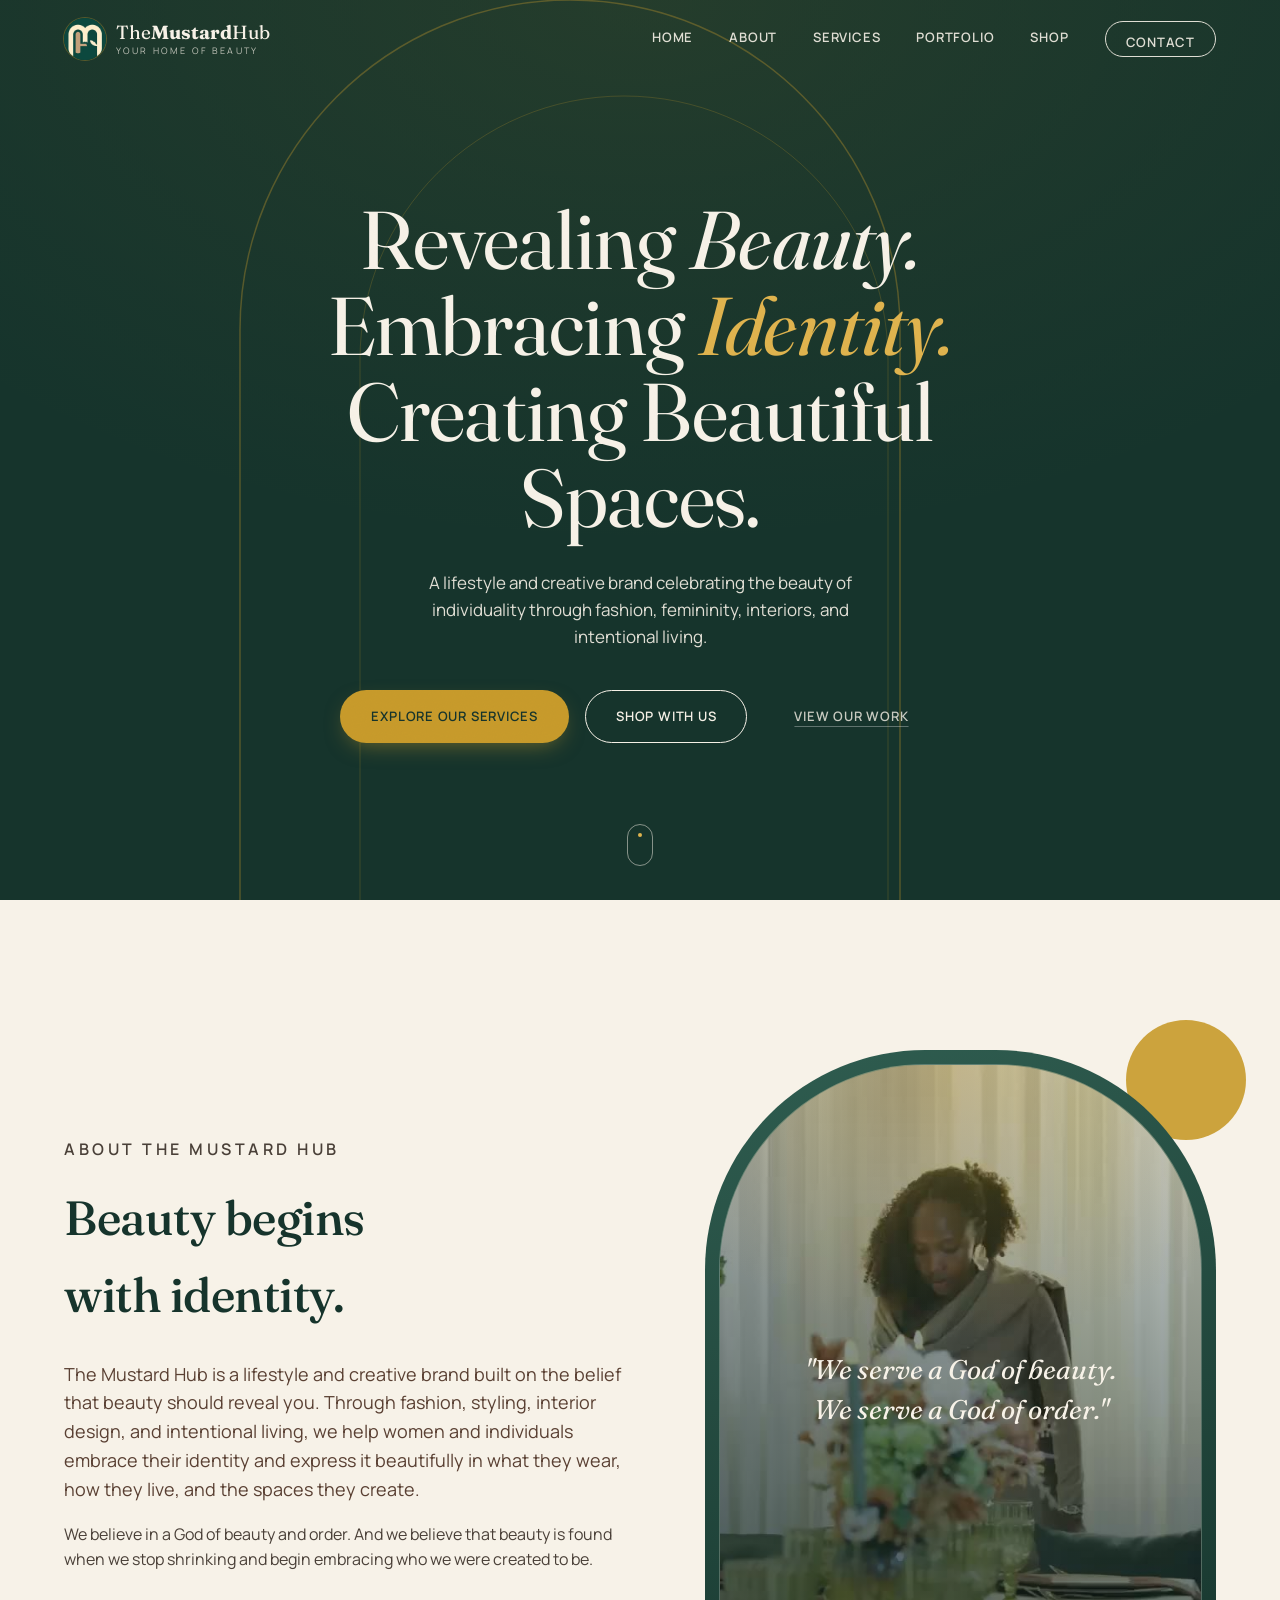
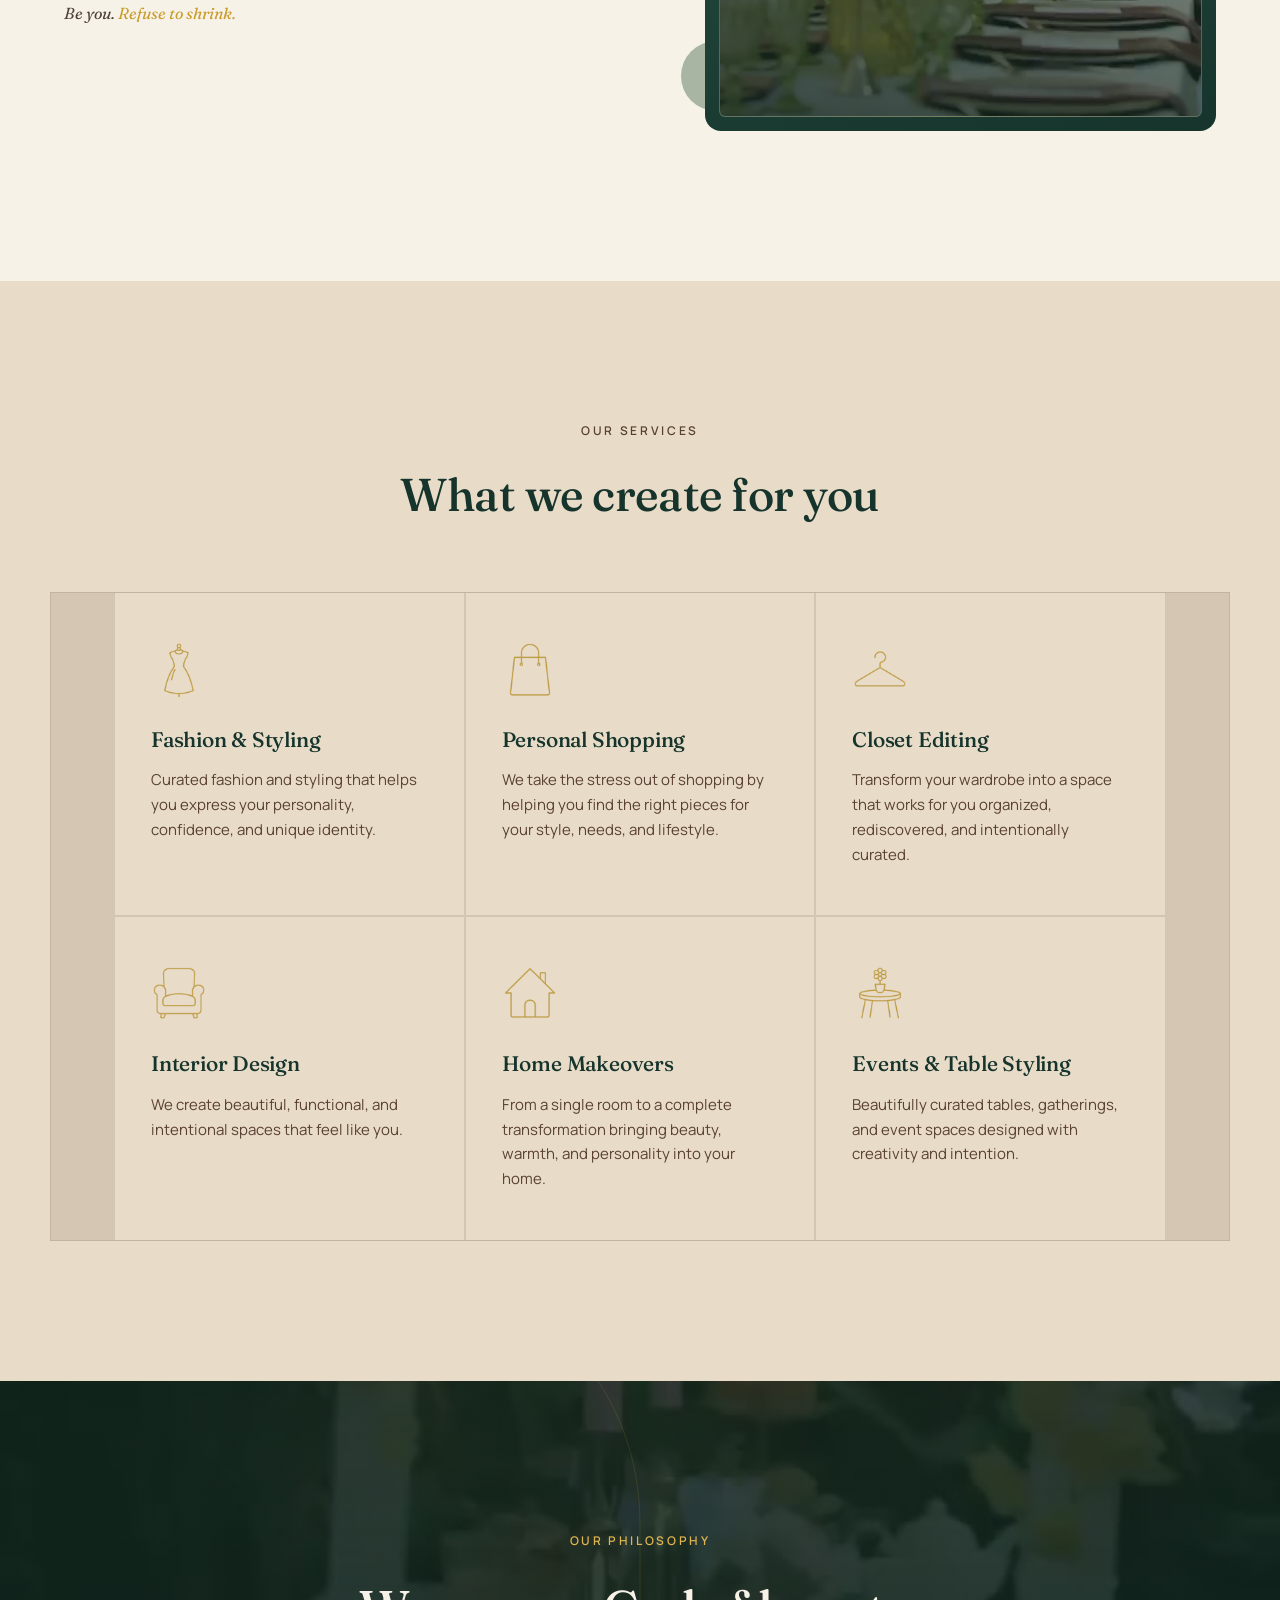
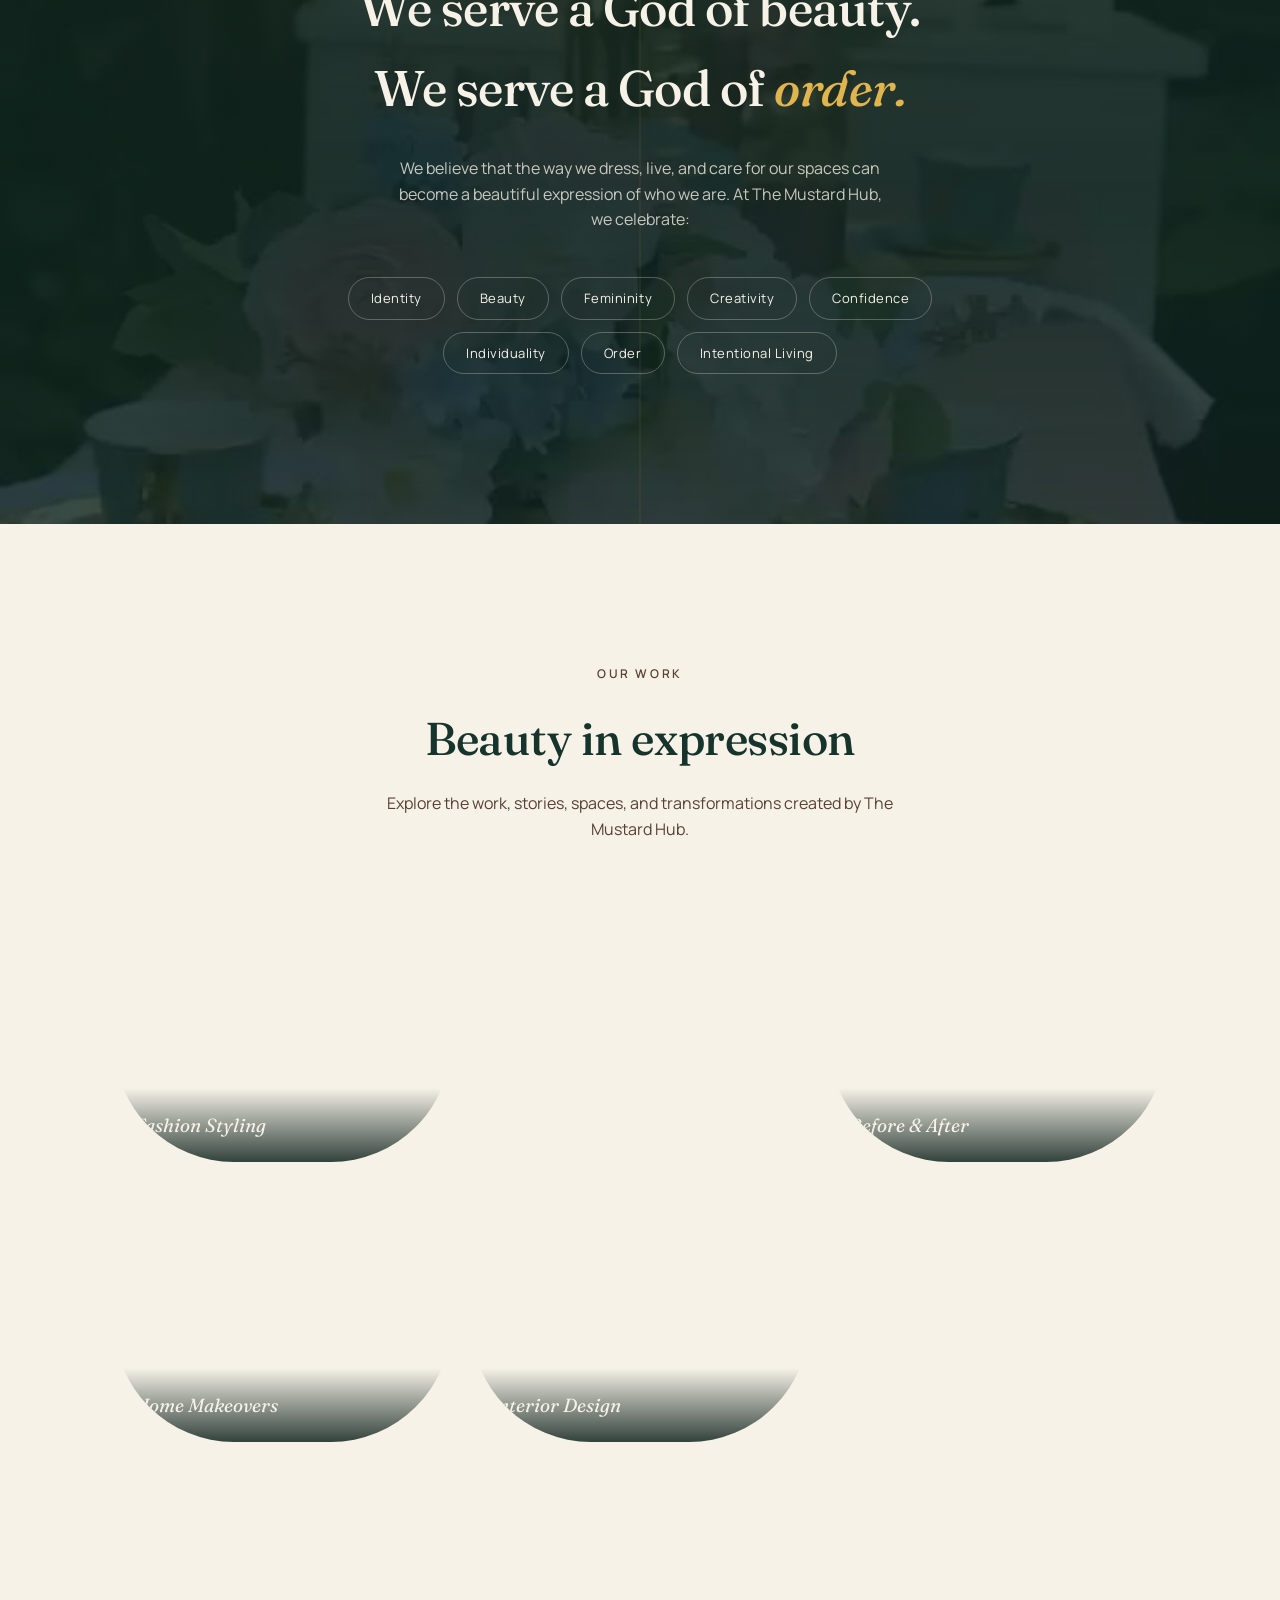
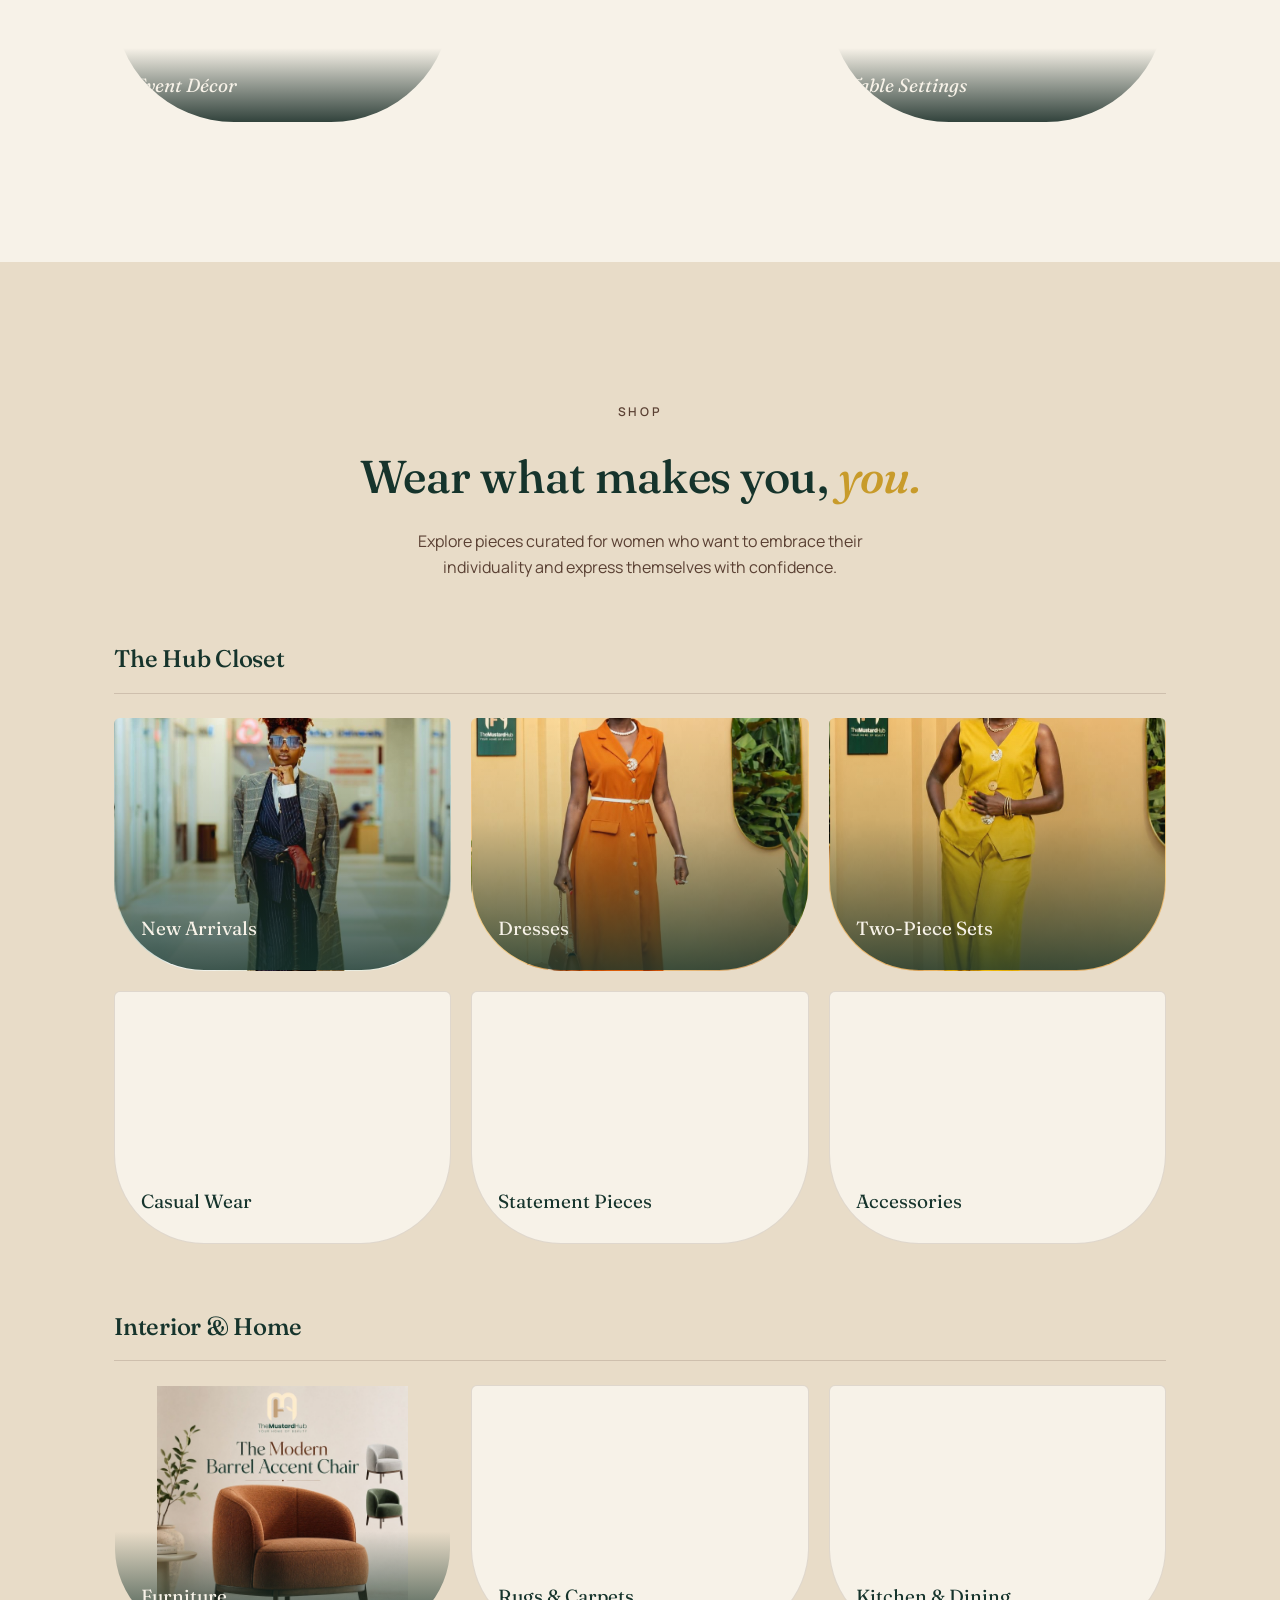
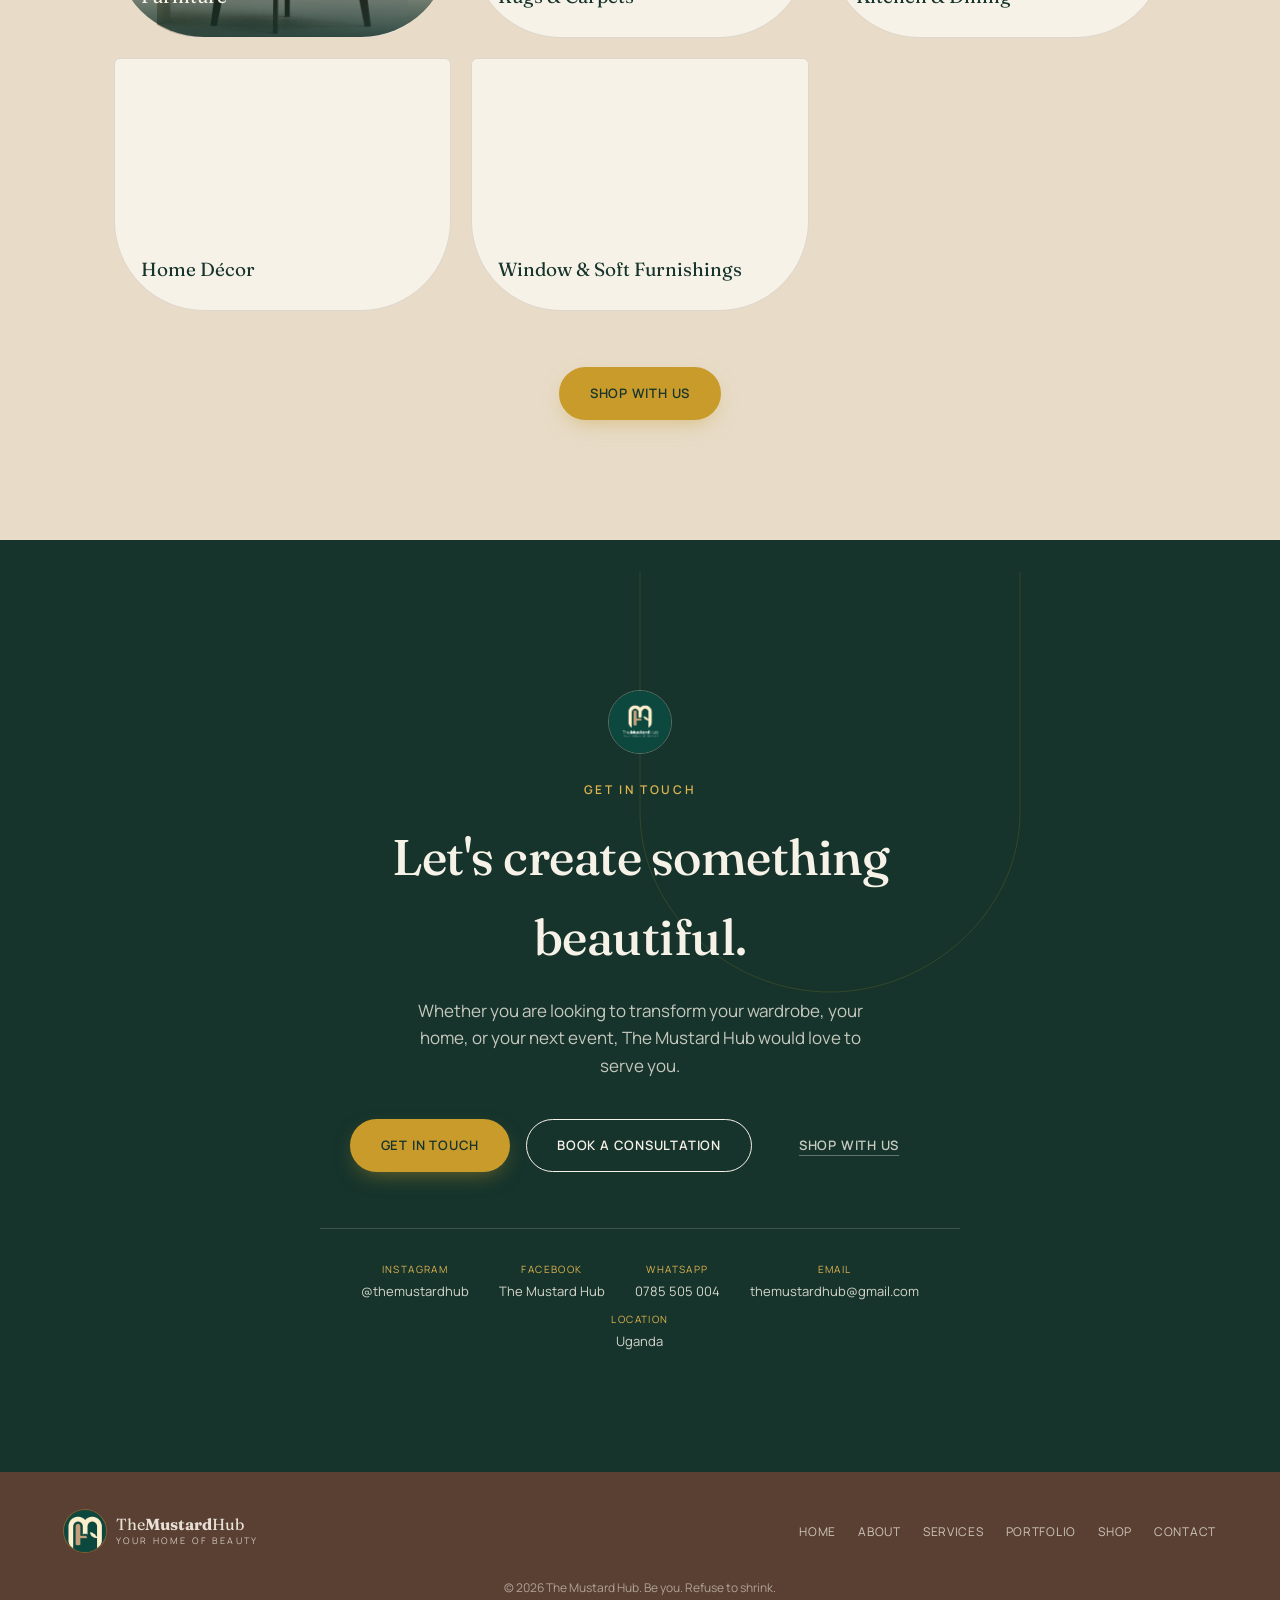
<file: index.html>
<!DOCTYPE html>
<html lang="en">
<head>
<meta charset="UTF-8">
<meta name="viewport" content="width=device-width, initial-scale=1.0">
<title>The Mustard Hub — Your Home of Beauty</title>
<meta name="description" content="The Mustard Hub is a lifestyle and creative brand revealing beauty through fashion, styling, interiors and intentional living. Be you. Refuse to shrink.">
<link rel="preconnect" href="https://fonts.googleapis.com">
<link rel="preconnect" href="https://fonts.gstatic.com" crossorigin>
<link href="https://fonts.googleapis.com/css2?family=Fraunces:ital,opsz,wght@0,9..144,300;0,9..144,400;0,9..144,500;0,9..144,600;0,9..144,700;1,9..144,400;1,9..144,500&family=Manrope:wght@300;400;500;600;700&display=swap" rel="stylesheet">
<link rel="stylesheet" href="styles.css">
</head>
<body>

<div class="grain"></div>

<!-- ============ NAV ============ -->
<header class="site-header" id="siteHeader">
  <div class="nav-wrap">
    <a href="#home" class="brand">
      <span class="brand-mark" aria-hidden="true">
        <img src="assets/logo-mark.jpg" alt="">
      </span>
      <span class="brand-text">
        <span class="brand-name">The<strong>Mustard</strong>Hub</span>
        <span class="brand-tag">Your Home of Beauty</span>
      </span>
    </a>

    <nav class="main-nav" id="mainNav" aria-label="Primary">
      <a href="#home">Home</a>
      <a href="#about">About</a>
      <a href="#services">Services</a>
      <a href="#portfolio">Portfolio</a>
      <a href="#shop">Shop</a>
      <a href="#contact" class="nav-cta">Contact</a>
    </nav>

    <button class="nav-toggle" id="navToggle" aria-label="Open menu" aria-expanded="false" aria-controls="mainNav">
      <span></span><span></span><span></span>
    </button>
  </div>
</header>

<!-- ============ HERO ============ -->
<section class="hero" id="home">
  <div class="hero-slideshow" id="heroSlideshow" aria-hidden="true">
    <div class="hero-slide active" style="background-image:url('https://picsum.photos/seed/mustardhub-fashion/1800/1200')"></div>
    <div class="hero-slide" style="background-image:url('https://picsum.photos/seed/mustardhub-interior/1800/1200')"></div>
    <div class="hero-slide" style="background-image:url('https://picsum.photos/seed/mustardhub-table/1800/1200')"></div>
    <div class="hero-slide" style="background-image:url('https://picsum.photos/seed/mustardhub-closet/1800/1200')"></div>
  </div>
  <div class="hero-overlay" aria-hidden="true"></div>

  <div class="hero-arch" aria-hidden="true">
    <svg viewBox="0 0 900 900" preserveAspectRatio="xMidYMax slice">
      <path d="M50 900 V330 C50 148 198 0 380 0 C562 0 710 148 710 330 V900" fill="none" stroke="#C89B2B" stroke-width="1.5" opacity="0.35"/>
      <path d="M170 900 V360 C170 214 288 96 434 96 C580 96 698 214 698 360 V900" fill="none" stroke="#C89B2B" stroke-width="1" opacity="0.22"/>
    </svg>
  </div>

  <!--<p class="eyebrow reveal">The Mustard Hub · Lifestyle &amp; Creative Studio</p>-->
  <h1 class="hero-title reveal">
    Revealing <em>Beauty.</em><br>
    Embracing <span class="gold">Identity.</span><br>
    Creating Beautiful Spaces.
  </h1>
  <p class="hero-sub reveal">
    A lifestyle and creative brand celebrating the beauty of individuality through fashion,
    femininity, interiors, and intentional living.
  </p>

  <div class="hero-actions reveal">
    <a href="#services" class="btn btn-solid">Explore Our Services</a>
    <a href="#shop" class="btn btn-outline">Shop With Us</a>
    <a href="#portfolio" class="btn btn-ghost">View Our Work</a>
  </div>

  <a href="#about" class="scroll-cue" aria-label="Scroll to About">
    <span></span>
  </a>
</section>

<!-- ============ ABOUT ============ -->
<section class="about" id="about">
  <div class="about-wrap">
    <div class="about-copy reveal">
      <p class="eyebrow eyebrow-dark">About The Mustard Hub</p>
      <h2>Beauty begins<br>with identity.</h2>
      <p class="lede">
        The Mustard Hub is a lifestyle and creative brand built on the belief that beauty
        should reveal you. Through fashion, styling, interior design, and intentional living,
        we help women and individuals embrace their identity and express it beautifully 
        in what they wear, how they live, and the spaces they create.
      </p>
      <p>
        We believe in a God of beauty and order. And we believe that beauty is found when
        we stop shrinking and begin embracing who we were created to be.
      </p>
      <p class="statement">Be you. <span>Refuse to shrink.</span></p>
    </div>

    <div class="about-visual reveal">
      <div class="arch-frame arch-frame--emerald">
        <div class="arch-frame-inner arch-frame-inner--video">
          <video class="arch-frame-video" autoplay muted loop playsinline poster="assets/philosophy-poster.jpg">
            <source src="assets/philosophy-loop.mp4" type="video/mp4">
          </video>
          <div class="arch-frame-scrim" aria-hidden="true"></div>
          <p class="arch-quote">"We serve a God&nbsp;of&nbsp;beauty.<br>We serve a God&nbsp;of&nbsp;order."</p>
        </div>
      </div>
      <span class="dot dot--mustard" aria-hidden="true"></span>
      <span class="dot dot--sage" aria-hidden="true"></span>
    </div>
  </div>
</section>

<!-- ============ SERVICES ============ -->
<section class="services" id="services">
  <div class="section-head reveal">
    <p class="eyebrow eyebrow-dark">Our Services</p>
    <h2>What we create for you</h2>
  </div>

  <div class="services-grid">

    <article class="service-card reveal">
      <div class="service-arch"><img src="assets/icon-fashion-styling.png" alt=""></div>
      <h3>Fashion &amp; Styling</h3>
      <p>Curated fashion and styling that helps you express your personality, confidence, and unique identity.</p>
    </article>

    <article class="service-card reveal">
      <div class="service-arch"><img src="assets/icon-personal-shopping.png" alt=""></div>
      <h3>Personal Shopping</h3>
      <p>We take the stress out of shopping by helping you find the right pieces for your style, needs, and lifestyle.</p>
    </article>

    <article class="service-card reveal">
      <div class="service-arch"><img src="assets/icon-closet-editing.png" alt=""></div>
      <h3>Closet Editing</h3>
      <p>Transform your wardrobe into a space that works for you organized, rediscovered, and intentionally curated.</p>
    </article>

    <article class="service-card reveal">
      <div class="service-arch"><img src="assets/icon-interior-design.png" alt=""></div>
      <h3>Interior Design</h3>
      <p>We create beautiful, functional, and intentional spaces that feel like you.</p>
    </article>

    <article class="service-card reveal">
      <div class="service-arch"><img src="assets/icon-home-makeovers.png" alt=""></div>
      <h3>Home Makeovers</h3>
      <p>From a single room to a complete transformation bringing beauty, warmth, and personality into your home.</p>
    </article>

    <article class="service-card reveal">
      <div class="service-arch"><img src="assets/icon-events-table-styling.png" alt=""></div>
      <h3>Events &amp; Table Styling</h3>
      <p>Beautifully curated tables, gatherings, and event spaces designed with creativity and intention.</p>
    </article>

  </div>
</section>

<!-- ============ PHILOSOPHY ============ -->
<section class="philosophy philosophy--video">
  <video class="philosophy-video" autoplay muted loop playsinline poster="assets/philosophy-poster-2.jpg">
    <source src="assets/philosophy-loop-2.mp4" type="video/mp4">
  </video>
  <div class="philosophy-scrim" aria-hidden="true"></div>
  <div class="hero-arch philosophy-arch" aria-hidden="true">
    <svg viewBox="0 0 900 900" preserveAspectRatio="xMidYMax slice">
      <path d="M450 900 V300 C450 150 330 40 190 40 C50 40 -70 150 -70 300 V900" fill="none" stroke="#C89B2B" stroke-width="1" opacity="0.18"/>
    </svg>
  </div>
  <p class="eyebrow reveal">Our Philosophy</p>
  <h2 class="philosophy-quote reveal">We serve a God of beauty.<br>We serve a God of <em>order.</em></h2>
  <p class="philosophy-copy reveal">
    We believe that the way we dress, live, and care for our spaces can become a
    beautiful expression of who we are. At The Mustard Hub, we celebrate:
  </p>
  <ul class="value-cloud reveal">
    <li>Identity</li>
    <li>Beauty</li>
    <li>Femininity</li>
    <li>Creativity</li>
    <li>Confidence</li>
    <li>Individuality</li>
    <li>Order</li>
    <li>Intentional Living</li>
  </ul>
</section>

<!-- ============ PORTFOLIO ============ -->
<section class="portfolio" id="portfolio">
  <div class="section-head reveal">
    <p class="eyebrow eyebrow-dark">Our Work</p>
    <h2>Beauty in expression</h2>
    <p class="section-sub">Explore the work, stories, spaces, and transformations created by The Mustard Hub.</p>
  </div>

  <div class="portfolio-grid">
    <figure class="portfolio-tile reveal p-mustard" style="background-image:url('https://picsum.photos/seed/mustardhub-fashion-styling/700/700')"><figcaption>Fashion Styling</figcaption></figure>
    <figure class="portfolio-tile reveal p-emerald tall" style="background-image:url('https://picsum.photos/seed/mustardhub-interior-design/700/1000')"><figcaption>Interior Design</figcaption></figure>
    <a href="transformations.html" class="portfolio-tile reveal p-sage" style="background-image:url('https://picsum.photos/seed/mustardhub-before-after/700/700')"><span class="portfolio-tile-cap">Before &amp; After</span></a>
    <figure class="portfolio-tile reveal p-coffee" style="background-image:url('https://picsum.photos/seed/mustardhub-home-makeovers/700/700')"><figcaption>Home Makeovers</figcaption></figure>
    <figure class="portfolio-tile reveal p-beige tall" style="background-image:url('https://picsum.photos/seed/mustardhub-table-settings/700/1000')"><figcaption>Table Settings</figcaption></figure>
    <figure class="portfolio-tile reveal p-mustard2" style="background-image:url('https://picsum.photos/seed/mustardhub-event-decor/700/700')"><figcaption>Event Décor</figcaption></figure>
  </div>
</section>

<!-- ============ SHOP ============ -->
<section class="shop" id="shop">
  <div class="section-head reveal">
    <p class="eyebrow eyebrow-dark">Shop</p>
    <h2>Wear what makes you, <em>you.</em></h2>
    <p class="section-sub">Explore pieces curated for women who want to embrace their individuality and express themselves with confidence.</p>
  </div>

  <div class="shop-category reveal">
    <h3 class="shop-category-title">The Hub Closet</h3>
    <div class="shop-grid">
      <a class="shop-card shop-card--photo reveal" href="new-arrivals.html" style="background-image:url('assets/arrival-1.jpg')"><span>New Arrivals</span></a>
      <a class="shop-card shop-card--photo reveal" href="dresses.html" style="background-image:url('assets/dress-1.jpg')"><span>Dresses</span></a>
      <a class="shop-card shop-card--photo reveal" href="two-piece-sets.html" style="background-image:url('assets/two-piece-1.jpg')"><span>Two-Piece Sets</span></a>
      <a class="shop-card reveal" href="category.html?name=Casual%20Wear"><span>Casual Wear</span></a>
      <a class="shop-card reveal" href="category.html?name=Statement%20Pieces"><span>Statement Pieces</span></a>
      <a class="shop-card reveal" href="category.html?name=Accessories"><span>Accessories</span></a>
    </div>
  </div>

  <div class="shop-category reveal">
    <h3 class="shop-category-title">Interior &amp; Home</h3>
    <div class="shop-grid">
      <a class="shop-card shop-card--photo shop-card--contain reveal" href="furniture.html" style="background-image:url('assets/chair.jpg')"><span>Furniture</span></a>
      <a class="shop-card reveal" href="category.html?name=Rugs%20%26%20Carpets"><span>Rugs &amp; Carpets</span></a>
      <a class="shop-card reveal" href="category.html?name=Kitchen%20%26%20Dining"><span>Kitchen &amp; Dining</span></a>
      <a class="shop-card reveal" href="category.html?name=Home%20D%C3%A9cor"><span>Home Décor</span></a>
      <a class="shop-card reveal" href="category.html?name=Window%20%26%20Soft%20Furnishings"><span>Window &amp; Soft Furnishings</span></a>
    </div>
  </div>

  <div class="shop-cta reveal">
    <a href="#contact" class="btn btn-solid">Shop With Us</a>
  </div>
</section>

<!-- ============ CONTACT ============ -->
<section class="contact" id="contact">
  <div class="hero-arch philosophy-arch" aria-hidden="true">
    <svg viewBox="0 0 900 900" preserveAspectRatio="xMidYMax slice">
      <path d="M450 0 V240 C450 340 540 420 640 420 C740 420 830 340 830 240 V0" fill="none" stroke="#C89B2B" stroke-width="1" opacity="0.2"/>
    </svg>
  </div>

  <div class="contact-inner">
    <img src="assets/logo.jpg" alt="The Mustard Hub logo" class="contact-logo reveal">
    <p class="eyebrow reveal">Get In Touch</p>
    <h2 class="reveal">Let's create something beautiful.</h2>
    <p class="contact-copy reveal">
      Whether you are looking to transform your wardrobe, your home, or your next event,
      The Mustard Hub would love to serve you.
    </p>

    <div class="hero-actions reveal">
      <a href="mailto:themustardhub@gmail.com" class="btn btn-solid">Get in Touch</a>
      <a href="https://wa.me/256785505004" class="btn btn-outline" target="_blank" rel="noopener">Book a Consultation</a>
      <a href="#shop" class="btn btn-ghost">Shop With Us</a>
    </div>

    <ul class="contact-details reveal">
      <li><span>Instagram</span> @themustardhub</li>
      <li><span>Facebook</span> The Mustard Hub</li>
      <li><span>WhatsApp</span> 0785 505 004</li>
      <li><span>Email</span> themustardhub@gmail.com</li>
      <li><span>Location</span> Uganda</li>
    </ul>
  </div>
</section>

<!-- ============ FOOTER ============ -->
<footer class="site-footer">
  <div class="footer-wrap">
    <a href="#home" class="brand footer-brand-block">
      <span class="brand-mark" aria-hidden="true"><img src="assets/logo-mark.jpg" alt=""></span>
      <span class="brand-text">
        <span class="brand-name footer-brand">The<strong>Mustard</strong>Hub</span>
        <span class="brand-tag">Your Home of Beauty</span>
      </span>
    </a>
    <nav class="footer-nav" aria-label="Footer">
      <a href="#home">Home</a>
      <a href="#about">About</a>
      <a href="#services">Services</a>
      <a href="#portfolio">Portfolio</a>
      <a href="#shop">Shop</a>
      <a href="#contact">Contact</a>
    </nav>
    <p class="footer-note">&copy; <span id="year"></span> The Mustard Hub. Be you. Refuse to shrink.</p>
  </div>
</footer>

<script src="script.js"></script>
</body>
</html>
</file>
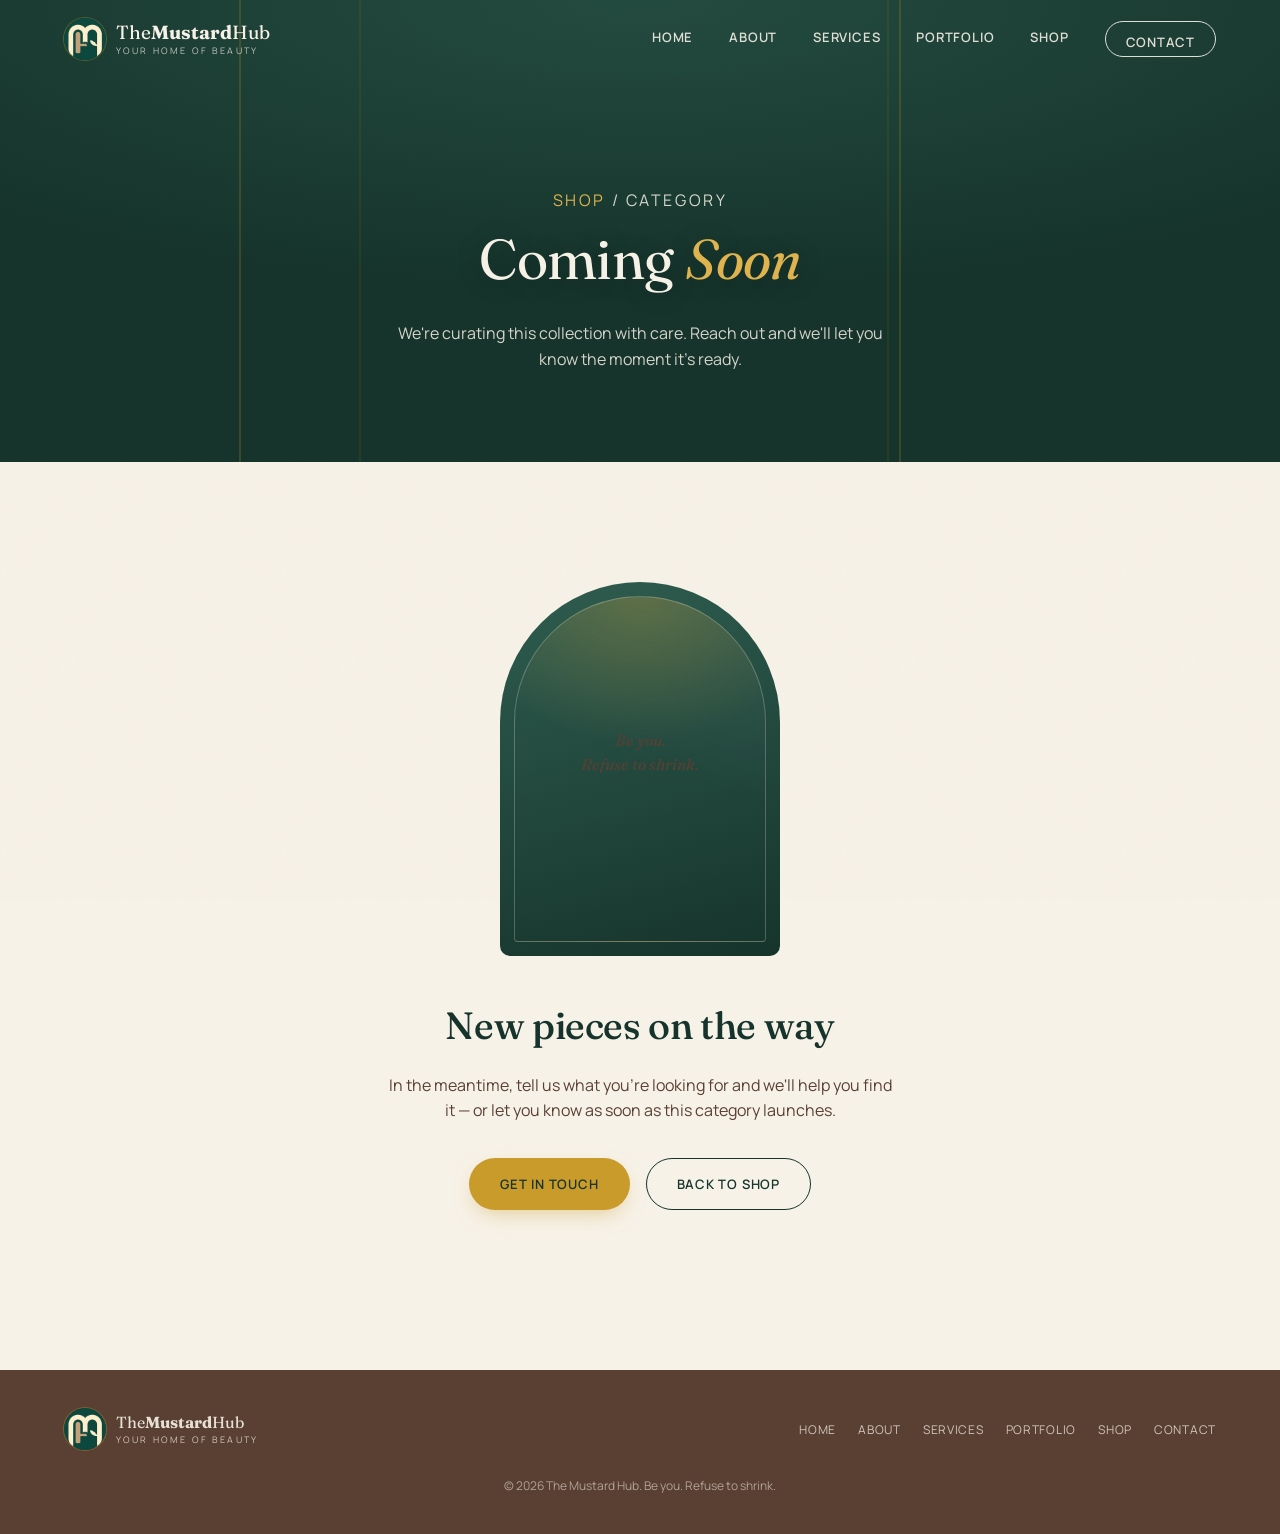
<file: category.html>
<!DOCTYPE html>
<html lang="en">
<head>
<meta charset="UTF-8">
<meta name="viewport" content="width=device-width, initial-scale=1.0">
<title>Shop — The Mustard Hub</title>
<meta name="description" content="Shop The Mustard Hub — new pieces added regularly.">
<link rel="preconnect" href="https://fonts.googleapis.com">
<link rel="preconnect" href="https://fonts.gstatic.com" crossorigin>
<link href="https://fonts.googleapis.com/css2?family=Fraunces:ital,opsz,wght@0,9..144,300;0,9..144,400;0,9..144,500;0,9..144,600;0,9..144,700;1,9..144,400;1,9..144,500&family=Manrope:wght@300;400;500;600;700&display=swap" rel="stylesheet">
<link rel="stylesheet" href="styles.css">
</head>
<body>

<div class="grain"></div>

<!-- ============ NAV ============ -->
<header class="site-header" id="siteHeader">
  <div class="nav-wrap">
    <a href="index.html#home" class="brand">
      <span class="brand-mark" aria-hidden="true">
        <img src="assets/logo-mark.jpg" alt="">
      </span>
      <span class="brand-text">
        <span class="brand-name">The<strong>Mustard</strong>Hub</span>
        <span class="brand-tag">Your Home of Beauty</span>
      </span>
    </a>

    <nav class="main-nav" id="mainNav" aria-label="Primary">
      <a href="index.html#home">Home</a>
      <a href="index.html#about">About</a>
      <a href="index.html#services">Services</a>
      <a href="index.html#portfolio">Portfolio</a>
      <a href="index.html#shop">Shop</a>
      <a href="index.html#contact" class="nav-cta">Contact</a>
    </nav>

    <button class="nav-toggle" id="navToggle" aria-label="Open menu" aria-expanded="false" aria-controls="mainNav">
      <span></span><span></span><span></span>
    </button>
  </div>
</header>

<!-- ============ PAGE BANNER ============ -->
<section class="page-banner">
  <div class="hero-arch" aria-hidden="true">
    <svg viewBox="0 0 900 900" preserveAspectRatio="xMidYMax slice">
      <path d="M50 900 V330 C50 148 198 0 380 0 C562 0 710 148 710 330 V900" fill="none" stroke="#C89B2B" stroke-width="1.5" opacity="0.35"/>
      <path d="M170 900 V360 C170 214 288 96 434 96 C580 96 698 214 698 360 V900" fill="none" stroke="#C89B2B" stroke-width="1" opacity="0.22"/>
    </svg>
  </div>
  <div class="page-banner-inner">
    <p class="breadcrumb"><a href="index.html#shop">Shop</a> / <span id="categoryCrumb">Category</span></p>
    <h1 id="categoryTitle">Coming <em>Soon</em></h1>
    <p>We're curating this collection with care. Reach out and we'll let you know the moment it's ready.</p>
  </div>
</section>

<!-- ============ COMING SOON ============ -->
<section class="coming-soon">
  <div class="arch-frame arch-frame--emerald reveal">
    <div class="arch-frame-inner">
      <p class="arch-quote">Be you.<br>Refuse to shrink.</p>
    </div>
  </div>
  <h2 class="reveal" id="categoryHeading">New pieces on the way</h2>
  <p class="reveal">In the meantime, tell us what you're looking for and we'll help you find it — or let you know as soon as this category launches.</p>
  <div class="hero-actions reveal" style="justify-content:center;">
    <a href="index.html#contact" class="btn btn-solid">Get in Touch</a>
    <a href="index.html#shop" class="btn btn-outline" style="color:var(--emerald-deep); border-color:var(--emerald-deep);">Back to Shop</a>
  </div>
</section>

<!-- ============ FOOTER ============ -->
<footer class="site-footer">
  <div class="footer-wrap">
    <a href="index.html#home" class="brand footer-brand-block">
      <span class="brand-mark" aria-hidden="true"><img src="assets/logo-mark.jpg" alt=""></span>
      <span class="brand-text">
        <span class="brand-name footer-brand">The<strong>Mustard</strong>Hub</span>
        <span class="brand-tag">Your Home of Beauty</span>
      </span>
    </a>
    <nav class="footer-nav" aria-label="Footer">
      <a href="index.html#home">Home</a>
      <a href="index.html#about">About</a>
      <a href="index.html#services">Services</a>
      <a href="index.html#portfolio">Portfolio</a>
      <a href="index.html#shop">Shop</a>
      <a href="index.html#contact">Contact</a>
    </nav>
    <p class="footer-note">&copy; <span id="year"></span> The Mustard Hub. Be you. Refuse to shrink.</p>
  </div>
</footer>

<script src="script.js"></script>
<script>
  (function () {
    var params = new URLSearchParams(window.location.search);
    var name = params.get("name");
    if (name) {
      document.title = name + " — The Mustard Hub";
      document.getElementById("categoryCrumb").textContent = name;
      document.getElementById("categoryTitle").innerHTML = name + " <em>— Coming Soon</em>";
      document.getElementById("categoryHeading").textContent = name + ": new pieces on the way";
    }
  })();
</script>
</body>
</html>
</file>
<file: styles.css>
/* ===========================================================
   THE MUSTARD HUB — design tokens
   =========================================================== */
:root{
  --mustard:      #C89B2B;
  --mustard-2:    #E0B44E;
  --beige:        #E8DCC8;
  --cream:        #F7F2E8;
  --coffee:       #5A4033;
  --emerald:      #2F5D50;
  --emerald-deep: #16342C;
  --sage:         #A8B5A2;
  --ink:          #23231F;

  --font-display: "Fraunces", Georgia, serif;
  --font-body:    "Manrope", -apple-system, BlinkMacSystemFont, sans-serif;

  --container: 1180px;
  --gutter: clamp(24px, 5vw, 72px);

  --ease: cubic-bezier(.22,1,.36,1);
}

*,*::before,*::after{ box-sizing:border-box; }
html{ scroll-behavior:smooth; }
@media (prefers-reduced-motion: reduce){
  html{ scroll-behavior:auto; }
  *{ animation-duration:0.01ms !important; animation-iteration-count:1 !important; transition-duration:0.01ms !important; scroll-behavior:auto !important; }
}

body{
  margin:0;
  background:var(--cream);
  color:var(--ink);
  font-family:var(--font-body);
  font-size:16px;
  line-height:1.6;
  -webkit-font-smoothing:antialiased;
}

img{ max-width:100%; display:block; }
a{ color:inherit; text-decoration:none; }
ul{ list-style:none; margin:0; padding:0; }
h1,h2,h3{ font-family:var(--font-display); font-weight:500; margin:0; letter-spacing:-0.01em; }
p{ margin:0; }

.grain{
  position:fixed; inset:0; pointer-events:none; z-index:9999;
  opacity:0.035; mix-blend-mode:multiply;
  background-image:url("data:image/svg+xml,%3Csvg xmlns='http://www.w3.org/2000/svg' width='140' height='140'%3E%3Cfilter id='n'%3E%3CfeTurbulence type='fractalNoise' baseFrequency='0.9' numOctaves='2' stitchTiles='stitch'/%3E%3C/filter%3E%3Crect width='100%25' height='100%25' filter='url(%23n)'/%3E%3C/svg%3E");
}

.eyebrow{
  font-family:var(--font-body);
  text-transform:uppercase;
  letter-spacing:0.22em;
  font-size:12px;
  font-weight:600;
  color:var(--mustard-2);
  margin:0 0 18px;
}
.eyebrow-dark{ color:var(--coffee); }

/* ===========================================================
   REVEAL ON SCROLL
   =========================================================== */
.reveal{
  opacity:0;
  transform:translateY(28px);
  transition:opacity 0.9s var(--ease), transform 0.9s var(--ease);
}
.reveal.is-visible{ opacity:1; transform:translateY(0); }

/* ===========================================================
   BUTTONS
   =========================================================== */
.btn{
  display:inline-flex;
  align-items:center;
  justify-content:center;
  padding:15px 30px;
  font-family:var(--font-body);
  font-size:13px;
  font-weight:600;
  letter-spacing:0.06em;
  text-transform:uppercase;
  border-radius:999px;
  border:1px solid transparent;
  cursor:pointer;
  transition:transform 0.35s var(--ease), background 0.35s, color 0.35s, border-color 0.35s, box-shadow .35s;
}
.btn-solid{
  background:var(--mustard);
  color:var(--emerald-deep);
  box-shadow:0 8px 22px -8px rgba(200,155,43,0.55);
}
.btn-solid:hover{ background:var(--mustard-2); transform:translateY(-2px); }

.btn-outline{
  border-color:currentColor;
  color:inherit;
}
.btn-outline:hover{ background:rgba(255,255,255,0.08); transform:translateY(-2px); }

.btn-ghost{
  color:inherit;
  opacity:0.8;
  text-decoration:underline;
  text-underline-offset:5px;
  text-decoration-color:rgba(255,255,255,0.4);
}
.btn-ghost:hover{ opacity:1; }

.hero-actions{
  display:flex;
  flex-wrap:wrap;
  gap:16px;
  align-items:center;
}

/* ===========================================================
   HEADER / NAV
   =========================================================== */
.site-header{
  position:fixed; top:0; left:0; right:0; z-index:1000;
  padding:18px var(--gutter);
  display:flex;
  transition:background 0.4s var(--ease), padding 0.4s var(--ease), box-shadow 0.4s;
}
.site-header.scrolled{
  background:rgba(247,242,232,0.88);
  backdrop-filter:blur(14px);
  padding:12px var(--gutter);
  box-shadow:0 1px 0 rgba(90,64,51,0.08);
}
.nav-wrap{
  width:100%;
  display:flex;
  align-items:center;
  justify-content:space-between;
  color:var(--cream);
  transition:color 0.4s var(--ease);
}
.site-header.scrolled .nav-wrap{ color:var(--coffee); }

.brand{
  display:flex;
  align-items:center;
  gap:10px;
}
.brand-mark{
  width:42px; height:42px;
  color:var(--mustard);
  flex:none;
  border-radius:50%;
  overflow:hidden;
  box-shadow:0 0 0 1px rgba(200,155,43,0.35);
}
.brand-mark svg{ width:100%; height:100%; }
.brand-mark img{
  width:100%; height:100%;
  object-fit:cover;
  display:block;
}
.brand-text{ display:flex; flex-direction:column; line-height:1.1; }
.brand-name{
  font-family:var(--font-display);
  font-size:19px;
  font-weight:400;
}
.brand-name strong{ font-weight:700; }
.brand-tag{
  font-size:9px;
  letter-spacing:0.24em;
  text-transform:uppercase;
  opacity:0.75;
  margin-top:3px;
}

.main-nav{
  display:flex;
  align-items:center;
  gap:36px;
  font-size:13px;
  font-weight:600;
  letter-spacing:0.06em;
  text-transform:uppercase;
}
.main-nav a{
  position:relative;
  padding-bottom:4px;
  opacity:0.9;
}
.main-nav a:not(.nav-cta)::after{
  content:"";
  position:absolute; left:0; right:100%; bottom:0;
  height:1px; background:currentColor;
  transition:right 0.35s var(--ease);
}
.main-nav a:not(.nav-cta):hover::after{ right:0; }
.nav-cta{
  padding:10px 20px;
  border:1px solid currentColor;
  border-radius:999px;
}

.nav-toggle{
  display:none;
  flex-direction:column;
  justify-content:center;
  gap:5px;
  width:32px; height:32px;
  background:none; border:none; cursor:pointer;
  padding:0;
}
.nav-toggle span{
  display:block; height:2px; width:100%;
  background:currentColor; color:inherit;
  transition:transform 0.3s var(--ease), opacity 0.3s;
}

/* ===========================================================
   HERO
   =========================================================== */
.hero{
  position:relative;
  min-height:100svh;
  background:var(--emerald-deep);
  color:var(--cream);
  display:flex;
  flex-direction:column;
  align-items:center;
  justify-content:center;
  text-align:center;
  padding:140px var(--gutter) 100px;
  overflow:hidden;
}

.hero-slideshow{
  position:absolute;
  inset:0;
  z-index:0;
}
.hero-slide{
  position:absolute;
  inset:0;
  background-size:cover;
  background-position:center;
  opacity:0;
  transition:opacity 1.8s ease;
}
.hero-slide.active{ opacity:1; }

.hero-overlay{
  position:absolute;
  inset:0;
  z-index:1;
  background:
    linear-gradient(180deg, rgba(22,52,44,0.62) 0%, rgba(22,52,44,0.8) 100%),
    radial-gradient(120% 100% at 50% 0%, rgba(200,155,43,0.22) 0%, transparent 60%);
}

.hero-arch{
  position:absolute;
  bottom:0; left:50%;
  width:min(900px, 140vw);
  transform:translateX(-50%);
  pointer-events:none;
  z-index:1;
}
.hero-arch svg{ width:100%; height:auto; display:block; }

.hero-title{
  font-size:clamp(38px, 6.4vw, 82px);
  font-weight:400;
  line-height:1.05;
  max-width:16ch;
  position:relative; z-index:2;
}
.hero-title em{
  font-style:italic;
  font-weight:400;
}
.hero-title .gold{ color:var(--mustard-2); font-style:italic; }

.hero-sub{
  margin:28px auto 40px;
  max-width:46ch;
  font-size:17px;
  color:rgba(247,242,232,0.9);
  position:relative; z-index:2;
}
.hero .hero-actions{ justify-content:center; position:relative; z-index:2; }

.scroll-cue{
  position:absolute;
  bottom:34px; left:50%;
  transform:translateX(-50%);
  width:26px; height:42px;
  border:1.5px solid rgba(247,242,232,0.5);
  border-radius:999px;
  z-index:2;
}
.scroll-cue span{
  position:absolute; top:8px; left:50%;
  width:4px; height:4px;
  background:var(--mustard-2);
  border-radius:999px;
  transform:translateX(-50%);
  animation:scrollcue 1.8s ease-in-out infinite;
}
@keyframes scrollcue{
  0%{ transform:translate(-50%,0); opacity:1; }
  70%{ opacity:0; }
  100%{ transform:translate(-50%,16px); opacity:0; }
}

/* ===========================================================
   ABOUT
   =========================================================== */
.about{ padding:150px var(--gutter); background:var(--cream); }
.about-wrap{
  max-width:var(--container);
  margin:0 auto;
  display:grid;
  grid-template-columns:1.05fr 0.95fr;
  gap:clamp(40px, 6vw, 100px);
  align-items:center;
}
.about-copy h2{
  font-size:clamp(30px, 4vw, 48px);
  color:var(--emerald-deep);
  margin-bottom:26px;
}
.about-copy .lede{
  font-size:18px;
  color:var(--coffee);
  margin-bottom:18px;
}
.about-copy p{
  color:#4a4038;
  margin-bottom:18px;
  font-size:16px;
}
.statement{
  font-family:var(--font-display);
  font-style:italic;
  font-size:26px;
  color:var(--emerald-deep);
  margin-top:28px !important;
}
.statement span{ color:var(--mustard); }

.about-visual{ position:relative; }
.arch-frame{
  border-radius:220px 220px 16px 16px;
  aspect-ratio:3/4;
  padding:14px;
  background:linear-gradient(160deg, var(--mustard) 0%, var(--beige) 100%);
}
.arch-frame--emerald{
  background:linear-gradient(165deg, var(--emerald) 0%, var(--emerald-deep) 100%);
}
.arch-frame-inner{
  width:100%; height:100%;
  border-radius:206px 206px 6px 6px;
  border:1px solid rgba(247,242,232,0.25);
  display:flex;
  align-items:center;
  justify-content:center;
  padding:40px;
  background:
    radial-gradient(120% 70% at 50% 0%, rgba(200,155,43,0.28), transparent 60%),
    linear-gradient(200deg, rgba(247,242,232,0.06), transparent 50%);
}
.arch-frame-inner--video{
  position:relative;
  overflow:hidden;
}
.arch-frame-video{
  position:absolute;
  inset:0;
  width:100%;
  height:100%;
  object-fit:cover;
  z-index:0;
}
.arch-frame-scrim{
  position:absolute;
  inset:0;
  z-index:1;
  background:
    radial-gradient(120% 70% at 50% 0%, rgba(200,155,43,0.35), transparent 60%),
    linear-gradient(200deg, rgba(15,36,30,0.2), rgba(15,36,30,0.6) 65%, rgba(15,36,30,0.8) 100%);
}
.arch-frame-inner--video .arch-quote{
  position:relative;
  z-index:2;
}
.arch-quote{
  font-family:var(--font-display);
  font-style:italic;
  color:var(--cream);
  font-size:clamp(20px, 2.4vw, 27px);
  text-align:center;
  line-height:1.5;
}
.dot{
  position:absolute;
  border-radius:50%;
}
.dot--mustard{
  width:120px; height:120px;
  background:var(--mustard);
  top:-30px; right:-30px;
  z-index:-1;
  opacity:0.9;
}
.dot--sage{
  width:70px; height:70px;
  background:var(--sage);
  bottom:20px; left:-24px;
  z-index:-1;
}

/* ===========================================================
   SECTION HEAD (shared)
   =========================================================== */
.section-head{
  max-width:var(--container);
  margin:0 auto 60px;
  padding:0 var(--gutter);
  text-align:center;
}
.section-head h2{
  font-size:clamp(30px, 4vw, 46px);
  color:var(--emerald-deep);
}
.section-head h2 em{ font-style:italic; color:var(--mustard); }
.section-sub{
  max-width:52ch;
  margin:16px auto 0;
  color:var(--coffee);
  font-size:16px;
}

/* ===========================================================
   SERVICES
   =========================================================== */
.services{ padding:140px 0; background:var(--beige); }
.services-grid{
  max-width:var(--container);
  margin:0 auto;
  padding:0 var(--gutter);
  display:grid;
  grid-template-columns:repeat(3, 1fr);
  gap:2px;
  background:rgba(90,64,51,0.14);
  border:1px solid rgba(90,64,51,0.14);
}
.service-card{
  background:var(--beige);
  padding:48px 36px;
  transition:background 0.4s var(--ease), transform .4s var(--ease);
}
.service-card:hover{
  background:var(--cream);
}
.service-arch{
  width:56px; height:56px;
  color:var(--mustard);
  margin-bottom:26px;
}
.service-arch svg{ width:100%; height:100%; }
.service-arch img{ width:100%; height:100%; object-fit:contain; display:block; }
.service-card h3{
  font-size:21px;
  color:var(--emerald-deep);
  margin-bottom:12px;
  font-weight:500;
}
.service-card p{
  color:var(--coffee);
  font-size:15px;
  line-height:1.65;
}

/* ===========================================================
   PHILOSOPHY
   =========================================================== */
.philosophy{
  position:relative;
  overflow:hidden;
  background:radial-gradient(120% 100% at 50% 100%, #24493d 0%, var(--emerald-deep) 60%);
  color:var(--cream);
  padding:150px var(--gutter);
  text-align:center;
}
.philosophy-video{
  position:absolute;
  inset:0;
  width:100%;
  height:100%;
  object-fit:cover;
  z-index:0;
}
.philosophy-scrim{
  position:absolute;
  inset:0;
  z-index:0;
  background:
    linear-gradient(180deg, rgba(15,36,30,0.82) 0%, rgba(15,36,30,0.9) 55%, rgba(15,36,30,0.82) 100%),
    radial-gradient(120% 100% at 50% 0%, rgba(200,155,43,0.16) 0%, transparent 55%);
}
.philosophy-arch{ opacity:0.9; }
.philosophy-quote{
  font-size:clamp(28px, 4.4vw, 50px);
  max-width:18ch;
  margin:0 auto;
  position:relative; z-index:2;
}
.philosophy-quote em{ font-style:italic; color:var(--mustard-2); }
.philosophy-copy{
  max-width:50ch;
  margin:28px auto 44px;
  color:rgba(247,242,232,0.78);
  font-size:16px;
  position:relative; z-index:2;
}
.value-cloud{
  display:flex;
  flex-wrap:wrap;
  justify-content:center;
  gap:12px;
  max-width:700px;
  margin:0 auto;
  position:relative; z-index:2;
}
.value-cloud li{
  padding:10px 22px;
  border:1px solid rgba(247,242,232,0.28);
  border-radius:999px;
  font-size:13px;
  letter-spacing:0.04em;
  color:var(--cream);
  transition:border-color .35s, background .35s, transform .35s;
}
.value-cloud li:hover{
  border-color:var(--mustard-2);
  background:rgba(200,155,43,0.12);
  transform:translateY(-3px);
}

/* ===========================================================
   PORTFOLIO
   =========================================================== */
.portfolio{ padding:140px 0; background:var(--cream); }
.portfolio-grid{
  max-width:var(--container);
  margin:0 auto;
  padding:0 var(--gutter);
  display:grid;
  grid-template-columns:repeat(3, 1fr);
  grid-auto-rows:260px;
  gap:20px;
}
.portfolio-tile{
  position:relative;
  margin:0;
  border-radius:6px 6px 120px 120px;
  overflow:hidden;
  display:flex;
  align-items:flex-end;
  background-size:cover;
  background-position:center;
  transition:transform 0.5s var(--ease), border-radius 0.5s var(--ease);
}
.portfolio-tile:hover{ transform:translateY(-6px); }
.portfolio-tile.tall{ grid-row:span 2; }
.portfolio-tile figcaption,
.portfolio-tile-cap{
  display:block;
  width:100%;
  padding:22px 20px;
  font-family:var(--font-display);
  font-style:italic;
  font-size:19px;
  color:var(--cream);
  background:linear-gradient(0deg, rgba(15,36,30,0.85) 0%, rgba(15,36,30,0.35) 60%, transparent 100%);
}
.p-mustard{ background:linear-gradient(155deg,#dcb356,var(--mustard)); }
.p-mustard2{ background:linear-gradient(200deg,var(--mustard),#8a6a1c); }
.p-emerald{ background:linear-gradient(160deg,#3c7263,var(--emerald-deep)); }
.p-sage{ background:linear-gradient(160deg,#c3cdbd,var(--sage)); }
.p-coffee{ background:linear-gradient(160deg,#8a6a55,var(--coffee)); }
.p-beige{ background:linear-gradient(165deg,var(--beige),#c9b998); }

/* ===========================================================
   SHOP
   =========================================================== */
.shop{ padding:140px 0 120px; background:var(--beige); }
.shop-category{ max-width:var(--container); margin:0 auto; padding:0 var(--gutter); }
.shop-category + .shop-category{ margin-top:64px; }
.shop-category-title{
  font-family:var(--font-display);
  font-size:24px;
  font-weight:500;
  color:var(--emerald-deep);
  margin:0 0 24px;
  padding-bottom:14px;
  border-bottom:1px solid rgba(90,64,51,0.18);
}
.shop-grid{
  display:grid;
  grid-template-columns:repeat(3, 1fr);
  gap:20px;
}
.shop-card{
  aspect-ratio:4/3;
  border-radius:6px 6px 90px 90px;
  background:var(--cream);
  border:1px solid rgba(90,64,51,0.15);
  display:flex;
  align-items:flex-end;
  padding:26px;
  position:relative;
  overflow:hidden;
  transition:border-color .35s, transform .35s var(--ease);
}
.shop-card::before{
  content:"";
  position:absolute; inset:0;
  background:linear-gradient(200deg, rgba(200,155,43,0.16), transparent 55%);
  opacity:0;
  transition:opacity .35s;
}
.shop-card:hover{ transform:translateY(-5px); border-color:var(--mustard); }
.shop-card:hover::before{ opacity:1; }
.shop-card span{
  font-family:var(--font-display);
  font-size:19px;
  color:var(--emerald-deep);
  position:relative; z-index:1;
}
.shop-card--photo{
  background-size:cover;
  background-position:center;
  border-color:transparent;
}
.shop-card--photo::before{
  background:linear-gradient(0deg, rgba(22,52,44,0.82) 0%, rgba(22,52,44,0.15) 60%, transparent 100%);
  opacity:1;
}
.shop-card--photo span{
  color:var(--cream);
}
.shop-card--contain{
  background-color:var(--beige);
  background-size:contain;
  background-repeat:no-repeat;
  background-position:center;
}
.shop-card--contain::before{
  background:linear-gradient(0deg, rgba(22,52,44,0.88) 0%, rgba(22,52,44,0) 42%);
}
.shop-cta{ text-align:center; margin-top:56px; }

/* ===========================================================
   CONTACT
   =========================================================== */
.contact{
  position:relative;
  overflow:hidden;
  background:var(--emerald-deep);
  color:var(--cream);
  padding:150px var(--gutter) 120px;
  text-align:center;
}
.contact-inner{ position:relative; z-index:1; max-width:640px; margin:0 auto; }
.contact-logo{
  width:64px; height:64px;
  border-radius:50%;
  margin:0 auto 26px;
  object-fit:cover;
  border:1px solid rgba(247,242,232,0.3);
}
.contact h2{
  font-size:clamp(30px, 4.6vw, 50px);
  margin-bottom:20px;
}
.contact-copy{
  color:rgba(247,242,232,0.78);
  font-size:17px;
  max-width:46ch;
  margin:0 auto 40px;
}
.contact .hero-actions{ justify-content:center; margin-bottom:56px; }
.contact-details{
  display:flex;
  flex-wrap:wrap;
  justify-content:center;
  gap:10px 30px;
  font-size:13px;
  color:rgba(247,242,232,0.85);
  border-top:1px solid rgba(247,242,232,0.16);
  padding-top:32px;
}
.contact-details span{
  display:block;
  text-transform:uppercase;
  letter-spacing:0.14em;
  font-size:10px;
  color:var(--mustard-2);
  margin-bottom:4px;
}

/* ===========================================================
   FOOTER
   =========================================================== */
.site-footer{ background:var(--coffee); color:var(--cream); padding:38px var(--gutter); }
.footer-wrap{
  max-width:var(--container);
  margin:0 auto;
  display:flex;
  flex-wrap:wrap;
  align-items:center;
  justify-content:space-between;
  gap:20px;
}
.footer-brand{ font-family:var(--font-display); font-size:16px; opacity:0.9; }
.footer-nav{ display:flex; gap:22px; font-size:12px; text-transform:uppercase; letter-spacing:0.06em; flex-wrap:wrap; }
.footer-nav a{ opacity:0.75; transition:opacity .3s; }
.footer-nav a:hover{ opacity:1; }
.footer-note{ font-size:12px; opacity:0.55; width:100%; text-align:center; order:3; margin-top:6px; }

/* ===========================================================
   SUBPAGES — page banner / gallery / coming soon
   =========================================================== */
.page-banner{
  position:relative;
  overflow:hidden;
  background:radial-gradient(120% 100% at 50% 0%, #244b40 0%, var(--emerald-deep) 62%);
  color:var(--cream);
  text-align:center;
  padding:170px var(--gutter) 90px;
}
.page-banner .hero-arch{ z-index:0; opacity:0.8; }
.page-banner-inner{ position:relative; z-index:1; }
.breadcrumb{
  font-size:12px;
  text-transform:uppercase;
  letter-spacing:0.16em;
  color:rgba(247,242,232,0.7);
  margin-bottom:18px;
}
.breadcrumb a{ color:var(--mustard-2); }
.breadcrumb a:hover{ text-decoration:underline; }
.page-banner h1{
  font-size:clamp(32px, 5vw, 56px);
  font-weight:400;
  text-shadow:0 2px 24px rgba(0,0,0,0.25);
}
.page-banner h1 em{ font-style:italic; color:var(--mustard-2); }
.page-banner p{
  max-width:52ch;
  margin:18px auto 0;
  color:rgba(247,242,232,0.85);
  font-size:16px;
}

@media (max-width: 640px){
  .page-banner{ padding:150px var(--gutter) 70px; }
  .page-banner .hero-arch{ opacity:0.5; }
}

.page-banner--video{ background:var(--emerald-deep); }
.page-banner-video{
  position:absolute;
  inset:0;
  width:100%;
  height:100%;
  object-fit:cover;
  z-index:0;
}
.page-banner-scrim{
  position:absolute;
  inset:0;
  z-index:1;
  background:
    linear-gradient(180deg, rgba(15,36,30,0.72) 0%, rgba(15,36,30,0.85) 100%),
    radial-gradient(120% 100% at 50% 0%, rgba(200,155,43,0.2) 0%, transparent 60%);
}
.page-banner--video .hero-arch{ z-index:1; }
.page-banner--video .page-banner-inner{ z-index:2; }

.gallery-section{ padding:100px var(--gutter) 140px; background:var(--cream); max-width:var(--container); margin:0 auto; }
.gallery-grid{
  display:grid;
  grid-template-columns:repeat(3, 1fr);
  gap:24px;
}
.gallery-card{
  position:relative;
  border-radius:6px 6px 90px 90px;
  overflow:hidden;
  aspect-ratio:3/4;
  background:var(--beige);
  display:flex;
  flex-direction:column;
  justify-content:flex-end;
  align-items:stretch;
  cursor:zoom-in;
}
.gallery-card img{
  position:absolute; inset:0;
  width:100%; height:100%;
  object-fit:cover;
  transition:transform 0.6s var(--ease);
}
.gallery-card:hover img{ transform:scale(1.05); }
.gallery-card figcaption{
  position:relative; z-index:1;
  width:100%;
  padding:26px 20px 6px;
  font-family:var(--font-display);
  font-style:italic;
  font-size:18px;
  color:var(--cream);
  background:linear-gradient(0deg, rgba(15,36,30,0.92) 55%, rgba(15,36,30,0.55) 80%, transparent 100%);
}
.gallery-card:not(:has(.gallery-buy-bar)) figcaption{
  padding-bottom:20px;
  background:linear-gradient(0deg, rgba(15,36,30,0.92) 0%, rgba(15,36,30,0.55) 55%, transparent 100%);
}
.gallery-buy-bar{
  position:relative; z-index:1;
  display:flex;
  align-items:center;
  justify-content:space-between;
  gap:12px;
  width:100%;
  padding:8px 20px 20px;
  background:rgba(15,36,30,0.92);
}
.gallery-price{
  font-family:var(--font-body);
  font-weight:700;
  font-size:14px;
  color:var(--mustard-2);
  letter-spacing:0.01em;
}
.btn-add-cart{
  display:inline-flex;
  align-items:center;
  justify-content:center;
  padding:9px 18px;
  border-radius:999px;
  border:1px solid rgba(247,242,232,0.5);
  background:transparent;
  color:var(--cream);
  font-family:var(--font-body);
  font-size:11px;
  font-weight:700;
  text-transform:uppercase;
  letter-spacing:0.06em;
  cursor:pointer;
  white-space:nowrap;
  transition:background 0.25s, border-color 0.25s, transform 0.2s;
}
.btn-add-cart:hover{
  background:var(--mustard);
  border-color:var(--mustard);
  color:var(--emerald-deep);
}
.btn-add-cart.is-added{
  background:var(--mustard);
  border-color:var(--mustard);
  color:var(--emerald-deep);
}
.gallery-card.wide{ grid-column:span 2; aspect-ratio:16/10; }

.gallery-play-icon{
  position:absolute;
  top:50%; left:50%;
  z-index:2;
  transform:translate(-50%, -50%);
  width:60px; height:60px;
  border-radius:50%;
  background:rgba(15,36,30,0.55);
  -webkit-backdrop-filter:blur(4px);
  backdrop-filter:blur(4px);
  display:flex;
  align-items:center;
  justify-content:center;
  color:var(--cream);
  border:1px solid rgba(247,242,232,0.5);
  transition:transform 0.3s var(--ease), background 0.3s;
}
.gallery-play-icon svg{ width:22px; height:22px; margin-left:3px; }
.gallery-card--video:hover .gallery-play-icon{
  transform:translate(-50%, -50%) scale(1.1);
  background:var(--mustard);
  color:var(--emerald-deep);
  border-color:var(--mustard);
}

.gallery-grid.gallery-grid--single{
  grid-template-columns:minmax(280px, 560px);
  justify-content:center;
}
.gallery-card--contain{
  aspect-ratio:1/1;
  background:var(--beige);
  cursor:zoom-in;
}
.gallery-card--contain img{
  object-fit:contain;
  transition:transform 0.5s var(--ease);
}
.gallery-card--contain:hover img{ transform:scale(1.03); }

/* ===========================================================
   PRODUCT PANEL (furniture / single-item pages)
   =========================================================== */
.product-panel{
  max-width:560px;
  margin:36px auto 0;
}
.product-price{
  font-family:var(--font-display);
  font-size:26px;
  color:var(--emerald-deep);
  margin-bottom:14px;
}
.product-option{
  display:flex;
  align-items:center;
  gap:16px;
  margin-bottom:18px;
  flex-wrap:wrap;
}
.product-option-label{
  font-size:12px;
  text-transform:uppercase;
  letter-spacing:0.1em;
  font-weight:700;
  color:var(--coffee);
  min-width:70px;
}
.product-option-value{
  font-size:14px;
  color:var(--coffee);
}
.color-swatches{ display:flex; gap:10px; }
.swatch{
  width:30px; height:30px;
  border-radius:50%;
  background:var(--swatch);
  border:2px solid transparent;
  box-shadow:0 0 0 1px rgba(90,64,51,0.25);
  cursor:pointer;
  padding:0;
  transition:box-shadow 0.25s, transform 0.2s;
}
.swatch:hover{ transform:scale(1.08); }
.swatch.is-active{ box-shadow:0 0 0 2px var(--cream), 0 0 0 4px var(--mustard); }

.qty-stepper{
  display:inline-flex;
  align-items:center;
  border:1px solid rgba(90,64,51,0.3);
  border-radius:999px;
  overflow:hidden;
}
.qty-btn{
  width:34px; height:34px;
  background:none;
  border:none;
  font-size:18px;
  color:var(--emerald-deep);
  cursor:pointer;
  transition:background 0.2s;
}
.qty-btn:hover{ background:var(--beige); }
.qty-value{
  min-width:32px;
  text-align:center;
  font-size:14px;
  font-weight:600;
  color:var(--ink);
}

.gallery-zoom-hint{
  position:absolute;
  top:16px; right:16px;
  z-index:1;
  width:36px; height:36px;
  border-radius:50%;
  background:rgba(15,36,30,0.55);
  backdrop-filter:blur(4px);
  display:flex;
  align-items:center;
  justify-content:center;
  color:var(--cream);
  opacity:0;
  transform:translateY(-4px);
  transition:opacity 0.3s, transform 0.3s;
}
.gallery-zoom-hint svg{ width:16px; height:16px; }
.gallery-card:hover .gallery-zoom-hint,
.gallery-card:focus-visible .gallery-zoom-hint{
  opacity:1;
  transform:translateY(0);
}

/* ===========================================================
   LIGHTBOX
   =========================================================== */
.lightbox{
  position:fixed;
  inset:0;
  z-index:3000;
  display:flex;
  align-items:center;
  justify-content:center;
  padding:28px;
  background:rgba(15,36,30,0.6);
  -webkit-backdrop-filter:blur(18px);
  backdrop-filter:blur(18px);
  opacity:0;
  visibility:hidden;
  transition:opacity 0.35s var(--ease), visibility 0s linear 0.35s;
}
.lightbox.is-open{
  opacity:1;
  visibility:visible;
  transition:opacity 0.35s var(--ease), visibility 0s linear 0s;
}
.lightbox-figure{
  position:relative;
  max-width:min(92vw, 1000px);
  max-height:88vh;
  display:flex;
  flex-direction:column;
  align-items:center;
  transform:scale(0.96);
  transition:transform 0.35s var(--ease);
}
.lightbox.is-open .lightbox-figure{ transform:scale(1); }
.lightbox-figure img{
  display:block;
  max-width:100%;
  max-height:76vh;
  width:auto; height:auto;
  border-radius:6px;
  box-shadow:0 30px 80px -20px rgba(0,0,0,0.55);
  background:var(--beige);
}
.lightbox-video{
  display:none;
  max-width:100%;
  max-height:76vh;
  width:auto; height:auto;
  border-radius:6px;
  box-shadow:0 30px 80px -20px rgba(0,0,0,0.55);
  background:#000;
}
.lightbox-caption{
  margin-top:18px;
  font-family:var(--font-display);
  font-style:italic;
  font-size:17px;
  color:var(--cream);
  text-align:center;
}
.lightbox-close,
.lightbox-prev,
.lightbox-next{
  position:fixed;
  display:flex;
  align-items:center;
  justify-content:center;
  width:46px; height:46px;
  border-radius:50%;
  background:rgba(247,242,232,0.12);
  border:1px solid rgba(247,242,232,0.3);
  color:var(--cream);
  cursor:pointer;
  transition:background 0.25s, transform 0.25s;
}
.lightbox-close:hover,
.lightbox-prev:hover,
.lightbox-next:hover{
  background:rgba(200,155,43,0.35);
}
.lightbox-close svg,
.lightbox-prev svg,
.lightbox-next svg{ width:20px; height:20px; }
.lightbox-close{ top:20px; right:20px; }
.lightbox-prev{ left:20px; top:50%; transform:translateY(-50%); }
.lightbox-next{ right:20px; top:50%; transform:translateY(-50%); }
.lightbox-prev:hover, .lightbox-next:hover{ transform:translateY(-50%) scale(1.06); }
.lightbox-counter{
  position:fixed;
  bottom:22px; left:50%;
  transform:translateX(-50%);
  font-size:12px;
  letter-spacing:0.14em;
  text-transform:uppercase;
  color:rgba(247,242,232,0.7);
}

@media (max-width: 640px){
  .lightbox{ padding:16px; }
  .lightbox-figure img, .lightbox-figure .lightbox-video{ max-height:68vh; }
  .lightbox-close{ top:14px; right:14px; width:40px; height:40px; }
  .lightbox-prev{ left:8px; width:40px; height:40px; }
  .lightbox-next{ right:8px; width:40px; height:40px; }
  .lightbox-counter{ bottom:14px; }
}

.back-link{
  display:inline-flex;
  align-items:center;
  gap:8px;
  margin-bottom:44px;
  font-size:13px;
  font-weight:600;
  text-transform:uppercase;
  letter-spacing:0.06em;
  color:var(--coffee);
}
.back-link:hover{ color:var(--mustard); }

.coming-soon{
  padding:120px var(--gutter) 160px;
  background:var(--cream);
  text-align:center;
  max-width:640px;
  margin:0 auto;
}
.coming-soon .arch-frame{ max-width:280px; margin:0 auto 40px; }
.coming-soon h2{
  font-size:clamp(26px, 3.6vw, 38px);
  color:var(--emerald-deep);
  margin-bottom:16px;
}
.coming-soon p{ color:var(--coffee); font-size:16px; margin-bottom:34px; }

/* ===========================================================
   RESPONSIVE
   =========================================================== */
@media (max-width: 900px){
  .about-wrap{ grid-template-columns:1fr; }
  .services-grid{ grid-template-columns:repeat(2,1fr); }
  .portfolio-grid{ grid-template-columns:repeat(2,1fr); }
  .shop-grid{ grid-template-columns:repeat(2,1fr); }
  .footer-wrap{ justify-content:center; text-align:center; }
  .gallery-grid{ grid-template-columns:repeat(2,1fr); gap:16px; }
  .gallery-card.wide{ grid-column:span 2; }
}

@media (max-width: 720px){
  .main-nav{
    position:fixed; inset:0 0 0 auto;
    width:min(320px, 84vw);
    height:100vh;
    background:var(--emerald-deep);
    color:var(--cream);
    flex-direction:column;
    align-items:flex-start;
    justify-content:center;
    gap:26px;
    padding:40px var(--gutter);
    transform:translateX(100%);
    transition:transform 0.45s var(--ease);
    font-size:16px;
  }
  .main-nav.open{ transform:translateX(0); }
  .nav-cta{ margin-top:10px; }
  .nav-toggle{ display:flex; }
  .site-header .nav-wrap{ color:var(--coffee); }
  .site-header:not(.scrolled) .nav-wrap{ color:var(--cream); }

  .services-grid{ grid-template-columns:1fr; }
  .portfolio-grid{ grid-template-columns:1fr; grid-auto-rows:280px; }
  .portfolio-tile.tall{ grid-row:span 1; }
  .shop-grid{ grid-template-columns:1fr; }
  .footer-wrap{ flex-direction:column; text-align:center; }
  .footer-nav{ justify-content:center; }

  .gallery-grid{ grid-template-columns:1fr; gap:20px; }
  .gallery-card.wide{ grid-column:span 1; aspect-ratio:3/4; }
  .gallery-section{ padding:70px var(--gutter) 90px; }
  .back-link{ margin-bottom:28px; }
}

@media (max-width: 480px){
  .gallery-card{ border-radius:6px 6px 60px 60px; }
  .gallery-card figcaption{ font-size:16px; padding:20px 16px 16px; }
  .gallery-zoom-hint{ width:32px; height:32px; top:12px; right:12px; }
}

/* Keyboard focus visibility */
a:focus-visible, button:focus-visible{
  outline:2px solid var(--mustard);
  outline-offset:3px;
}

/* ===========================================================
   CART — icon, drawer, checkout modal, toast
   =========================================================== */
.cart-toggle{
  position:relative;
  display:inline-flex;
  align-items:center;
  justify-content:center;
  width:38px; height:38px;
  background:none;
  border:none;
  color:inherit;
  cursor:pointer;
  flex:none;
}
.cart-toggle svg{ width:22px; height:22px; }
.cart-count{
  position:absolute;
  top:-2px; right:-4px;
  min-width:17px; height:17px;
  padding:0 4px;
  border-radius:999px;
  background:var(--mustard);
  color:var(--emerald-deep);
  font-size:10px;
  font-weight:700;
  line-height:17px;
  text-align:center;
}

.cart-drawer{
  position:fixed;
  inset:0;
  z-index:2500;
  display:flex;
  justify-content:flex-end;
  visibility:hidden;
}
.cart-drawer-backdrop{
  position:absolute; inset:0;
  background:rgba(15,36,30,0.5);
  -webkit-backdrop-filter:blur(10px);
  backdrop-filter:blur(10px);
  opacity:0;
  transition:opacity 0.35s var(--ease);
}
.cart-drawer-panel{
  position:relative;
  width:min(420px, 92vw);
  height:100%;
  background:var(--cream);
  display:flex;
  flex-direction:column;
  transform:translateX(100%);
  transition:transform 0.4s var(--ease);
  box-shadow:-20px 0 60px rgba(0,0,0,0.25);
}
.cart-drawer.is-open{ visibility:visible; }
.cart-drawer.is-open .cart-drawer-backdrop{ opacity:1; }
.cart-drawer.is-open .cart-drawer-panel{ transform:translateX(0); }

.cart-drawer-header{
  display:flex;
  align-items:center;
  justify-content:space-between;
  padding:24px 24px 18px;
  border-bottom:1px solid rgba(90,64,51,0.14);
}
.cart-drawer-header h2{
  font-size:20px;
  color:var(--emerald-deep);
}
.cart-drawer-close{
  width:34px; height:34px;
  border-radius:50%;
  border:none;
  background:var(--beige);
  color:var(--coffee);
  display:flex;
  align-items:center;
  justify-content:center;
  cursor:pointer;
}
.cart-drawer-close svg{ width:16px; height:16px; }

.cart-items{
  flex:1;
  overflow-y:auto;
  padding:16px 24px;
}
.cart-empty{
  text-align:center;
  color:var(--coffee);
  padding:60px 20px;
  font-size:14px;
}
.cart-item{
  display:flex;
  gap:14px;
  padding:16px 0;
  border-bottom:1px solid rgba(90,64,51,0.1);
}
.cart-item-thumb{
  width:64px; height:64px;
  border-radius:10px;
  object-fit:cover;
  flex:none;
  background:var(--beige);
}
.cart-item-info{ flex:1; min-width:0; }
.cart-item-name{
  font-family:var(--font-display);
  font-size:15px;
  color:var(--emerald-deep);
  margin-bottom:2px;
}
.cart-item-variant{
  font-size:12px;
  color:var(--coffee);
  margin-bottom:8px;
}
.cart-item-row{
  display:flex;
  align-items:center;
  justify-content:space-between;
  gap:10px;
}
.cart-item-price{
  font-size:13px;
  font-weight:700;
  color:var(--coffee);
}
.cart-item-remove{
  background:none;
  border:none;
  color:var(--coffee);
  opacity:0.6;
  cursor:pointer;
  font-size:12px;
  text-decoration:underline;
  padding:0;
}
.cart-item-remove:hover{ opacity:1; }
.cart-item .qty-stepper{ transform:scale(0.9); transform-origin:left center; }

.cart-drawer-footer{
  padding:20px 24px 26px;
  border-top:1px solid rgba(90,64,51,0.14);
}
.cart-subtotal-row{
  display:flex;
  justify-content:space-between;
  align-items:baseline;
  margin-bottom:16px;
}
.cart-subtotal-label{
  font-size:13px;
  text-transform:uppercase;
  letter-spacing:0.08em;
  color:var(--coffee);
}
.cart-subtotal-value{
  font-family:var(--font-display);
  font-size:22px;
  color:var(--emerald-deep);
}
.cart-drawer-footer .btn{ width:100%; }
.cart-note{
  font-size:11px;
  color:var(--coffee);
  opacity:0.75;
  margin-top:10px;
  text-align:center;
}

/* ---- Checkout modal ---- */
.checkout-modal{
  position:fixed;
  inset:0;
  z-index:2600;
  display:flex;
  align-items:center;
  justify-content:center;
  padding:20px;
  visibility:hidden;
}
.checkout-modal-backdrop{
  position:absolute; inset:0;
  background:rgba(15,36,30,0.55);
  -webkit-backdrop-filter:blur(14px);
  backdrop-filter:blur(14px);
  opacity:0;
  transition:opacity 0.3s var(--ease);
}
.checkout-modal-panel{
  position:relative;
  width:min(440px, 100%);
  max-height:88vh;
  overflow-y:auto;
  background:var(--cream);
  border-radius:16px;
  padding:32px 28px;
  transform:scale(0.95);
  transition:transform 0.3s var(--ease);
}
.checkout-modal.is-open{ visibility:visible; }
.checkout-modal.is-open .checkout-modal-backdrop{ opacity:1; }
.checkout-modal.is-open .checkout-modal-panel{ transform:scale(1); }
.checkout-modal h2{
  font-size:22px;
  color:var(--emerald-deep);
  margin-bottom:6px;
}
.checkout-modal p.checkout-sub{
  font-size:13px;
  color:var(--coffee);
  margin-bottom:22px;
}
.checkout-field{ margin-bottom:16px; }
.checkout-field label{
  display:block;
  font-size:12px;
  text-transform:uppercase;
  letter-spacing:0.08em;
  font-weight:700;
  color:var(--coffee);
  margin-bottom:6px;
}
.checkout-field input,
.checkout-field textarea{
  width:100%;
  padding:12px 14px;
  border-radius:10px;
  border:1px solid rgba(90,64,51,0.25);
  background:#fff;
  font-family:var(--font-body);
  font-size:14px;
  color:var(--ink);
}
.checkout-field textarea{ resize:vertical; min-height:70px; }
.checkout-field input:focus,
.checkout-field textarea:focus{ outline:2px solid var(--mustard); border-color:transparent; }
.checkout-total{
  display:flex;
  justify-content:space-between;
  align-items:baseline;
  margin:22px 0;
  padding-top:16px;
  border-top:1px solid rgba(90,64,51,0.14);
}
.checkout-total-value{
  font-family:var(--font-display);
  font-size:24px;
  color:var(--emerald-deep);
}
.checkout-modal .btn{ width:100%; }
.checkout-modal-close{
  position:absolute;
  top:16px; right:16px;
  width:32px; height:32px;
  border-radius:50%;
  border:none;
  background:var(--beige);
  color:var(--coffee);
  cursor:pointer;
  display:flex;
  align-items:center;
  justify-content:center;
}
.checkout-modal-close svg{ width:14px; height:14px; }
.checkout-error{
  color:#a33;
  font-size:12px;
  margin-top:-8px;
  margin-bottom:14px;
  display:none;
}
.checkout-error.is-visible{ display:block; }

/* ---- Toast ---- */
.cart-toast{
  position:fixed;
  bottom:28px;
  left:50%;
  transform:translateX(-50%) translateY(20px);
  background:var(--emerald-deep);
  color:var(--cream);
  padding:14px 22px;
  border-radius:999px;
  font-size:13px;
  font-weight:600;
  box-shadow:0 12px 30px rgba(0,0,0,0.25);
  z-index:2700;
  opacity:0;
  pointer-events:none;
  transition:opacity 0.3s var(--ease), transform 0.3s var(--ease);
}
.cart-toast.is-visible{
  opacity:1;
  transform:translateX(-50%) translateY(0);
}

@media (max-width: 480px){
  .checkout-modal-panel{ padding:26px 20px; }
}

/* ===========================================================
   BEFORE / AFTER COMPARISON SLIDER
   =========================================================== */
.compare-set{
  max-width:900px;
  margin:0 auto 90px;
}
.compare-set:last-child{ margin-bottom:0; }
.compare-set-head{
  margin-bottom:22px;
  text-align:left;
}
.compare-set-head h2{
  font-family:var(--font-display);
  font-size:clamp(24px, 3vw, 32px);
  color:var(--emerald-deep);
  margin-bottom:8px;
}
.compare-set-head p{
  color:var(--coffee);
  font-size:15px;
  max-width:60ch;
}

.compare-slider{
  position:relative;
  width:100%;
  aspect-ratio:4/3;
  border-radius:14px;
  overflow:hidden;
  user-select:none;
  -webkit-user-select:none;
  cursor:ew-resize;
  box-shadow:0 20px 50px -20px rgba(22,52,44,0.35);
  touch-action:pan-y;
}
.compare-slider.aspect-portrait{ aspect-ratio:3/4; max-width:520px; margin:0 auto; }

.compare-img{
  position:absolute;
  inset:0;
  width:100%;
  height:100%;
  object-fit:cover;
  display:block;
  pointer-events:none;
}
.compare-img--before{ z-index:1; }
.compare-img--after{
  z-index:2;
  clip-path:inset(0 0 0 50%);
}

.compare-label{
  position:absolute;
  top:16px;
  z-index:3;
  font-size:11px;
  font-weight:700;
  text-transform:uppercase;
  letter-spacing:0.1em;
  color:var(--cream);
  background:rgba(15,36,30,0.65);
  padding:6px 14px;
  border-radius:999px;
  pointer-events:none;
}
.compare-label--before{ left:16px; }
.compare-label--after{ right:16px; }

.compare-handle{
  position:absolute;
  top:0;
  bottom:0;
  left:50%;
  z-index:4;
  width:0;
  transform:translateX(-50%);
  pointer-events:none;
}
.compare-handle::before{
  content:"";
  position:absolute;
  top:0; bottom:0; left:0;
  width:2px;
  background:var(--cream);
  transform:translateX(-50%);
  box-shadow:0 0 0 1px rgba(0,0,0,0.15);
}
.compare-handle-grip{
  position:absolute;
  top:50%; left:0;
  transform:translate(-50%, -50%);
  width:44px; height:44px;
  border-radius:50%;
  background:var(--cream);
  display:flex;
  align-items:center;
  justify-content:center;
  color:var(--emerald-deep);
  box-shadow:0 8px 20px rgba(0,0,0,0.25);
}
.compare-handle-grip svg{ width:20px; height:20px; }

.compare-detail-strip{
  display:flex;
  gap:14px;
  margin-top:16px;
  overflow-x:auto;
  padding-bottom:4px;
}
.compare-detail-strip .gallery-card{
  flex:none;
  width:150px;
  aspect-ratio:4/3;
  border-radius:6px 6px 40px 40px;
}
.compare-detail-strip .gallery-card figcaption{
  font-size:12px;
  padding:12px 12px 10px;
}

@media (max-width: 640px){
  .compare-set{ margin-bottom:64px; }
  .compare-slider{ border-radius:10px; }
  .compare-handle-grip{ width:38px; height:38px; }
}
</file>
